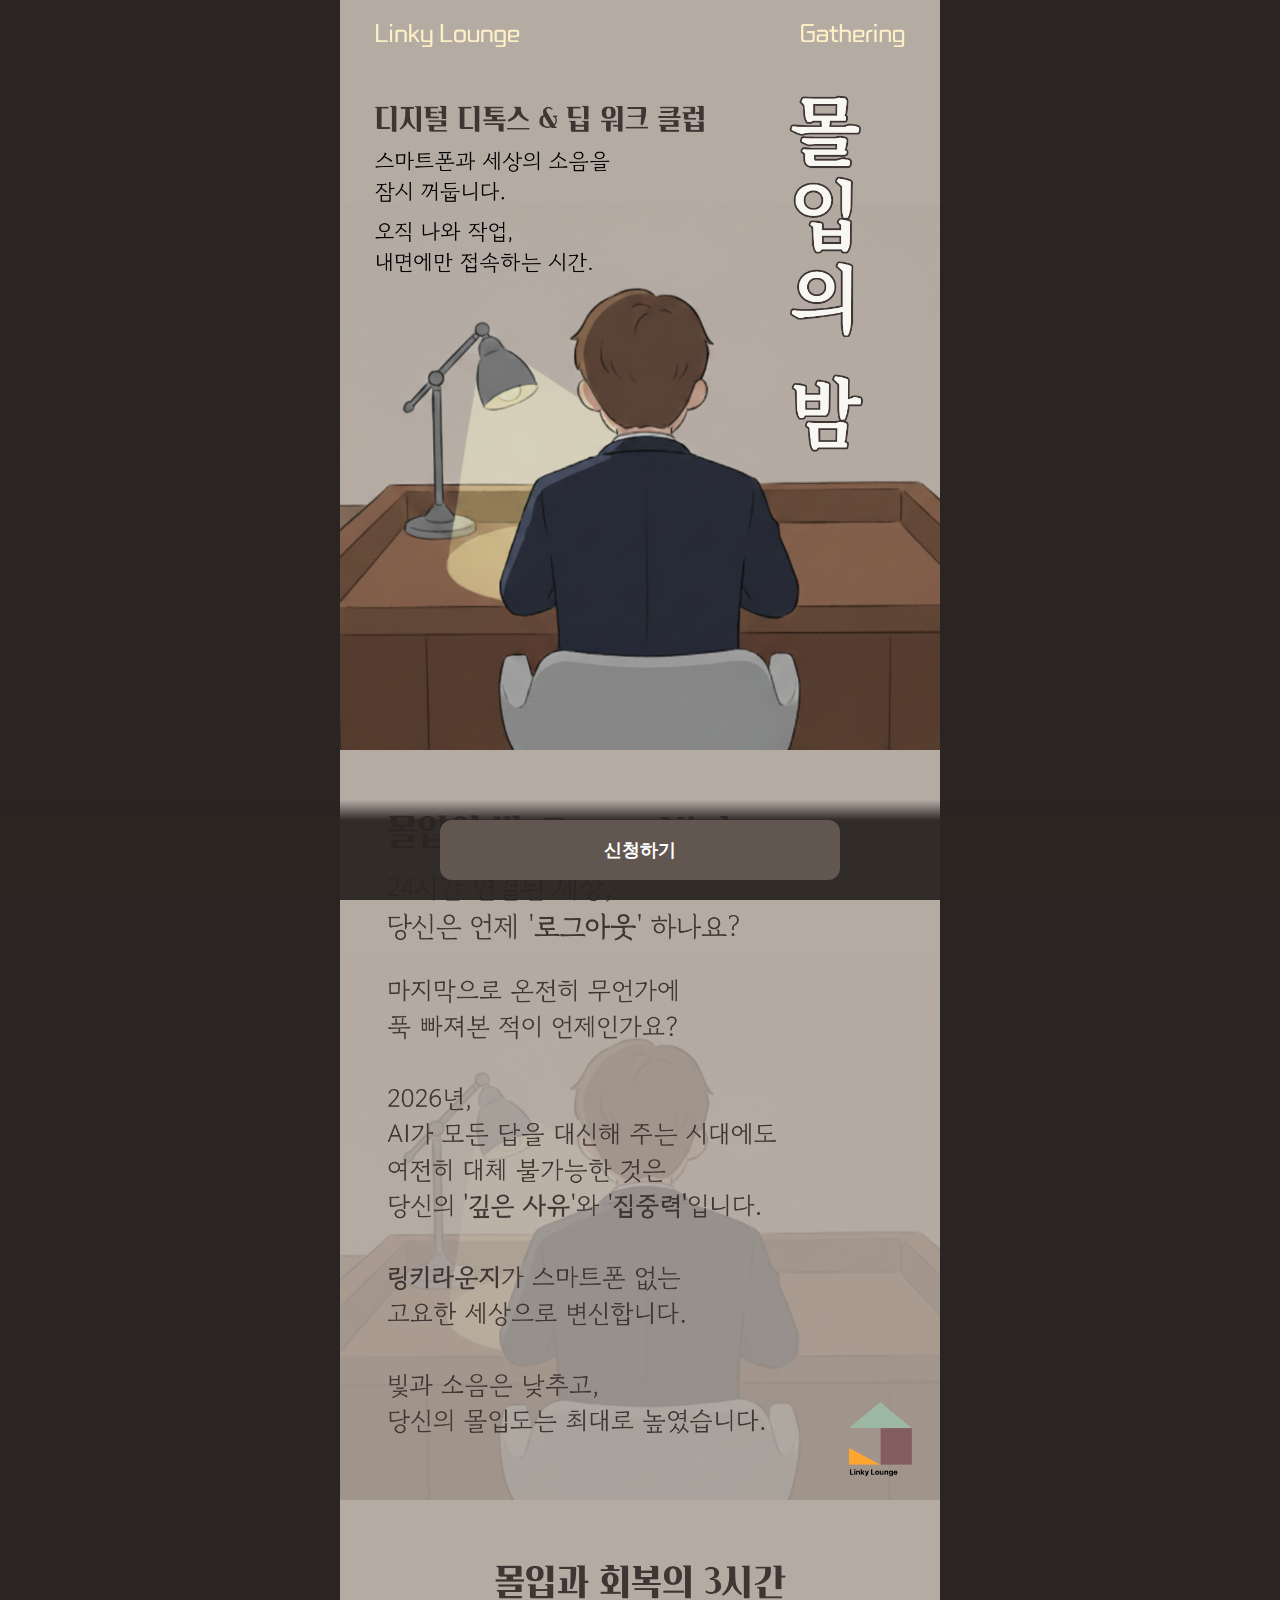
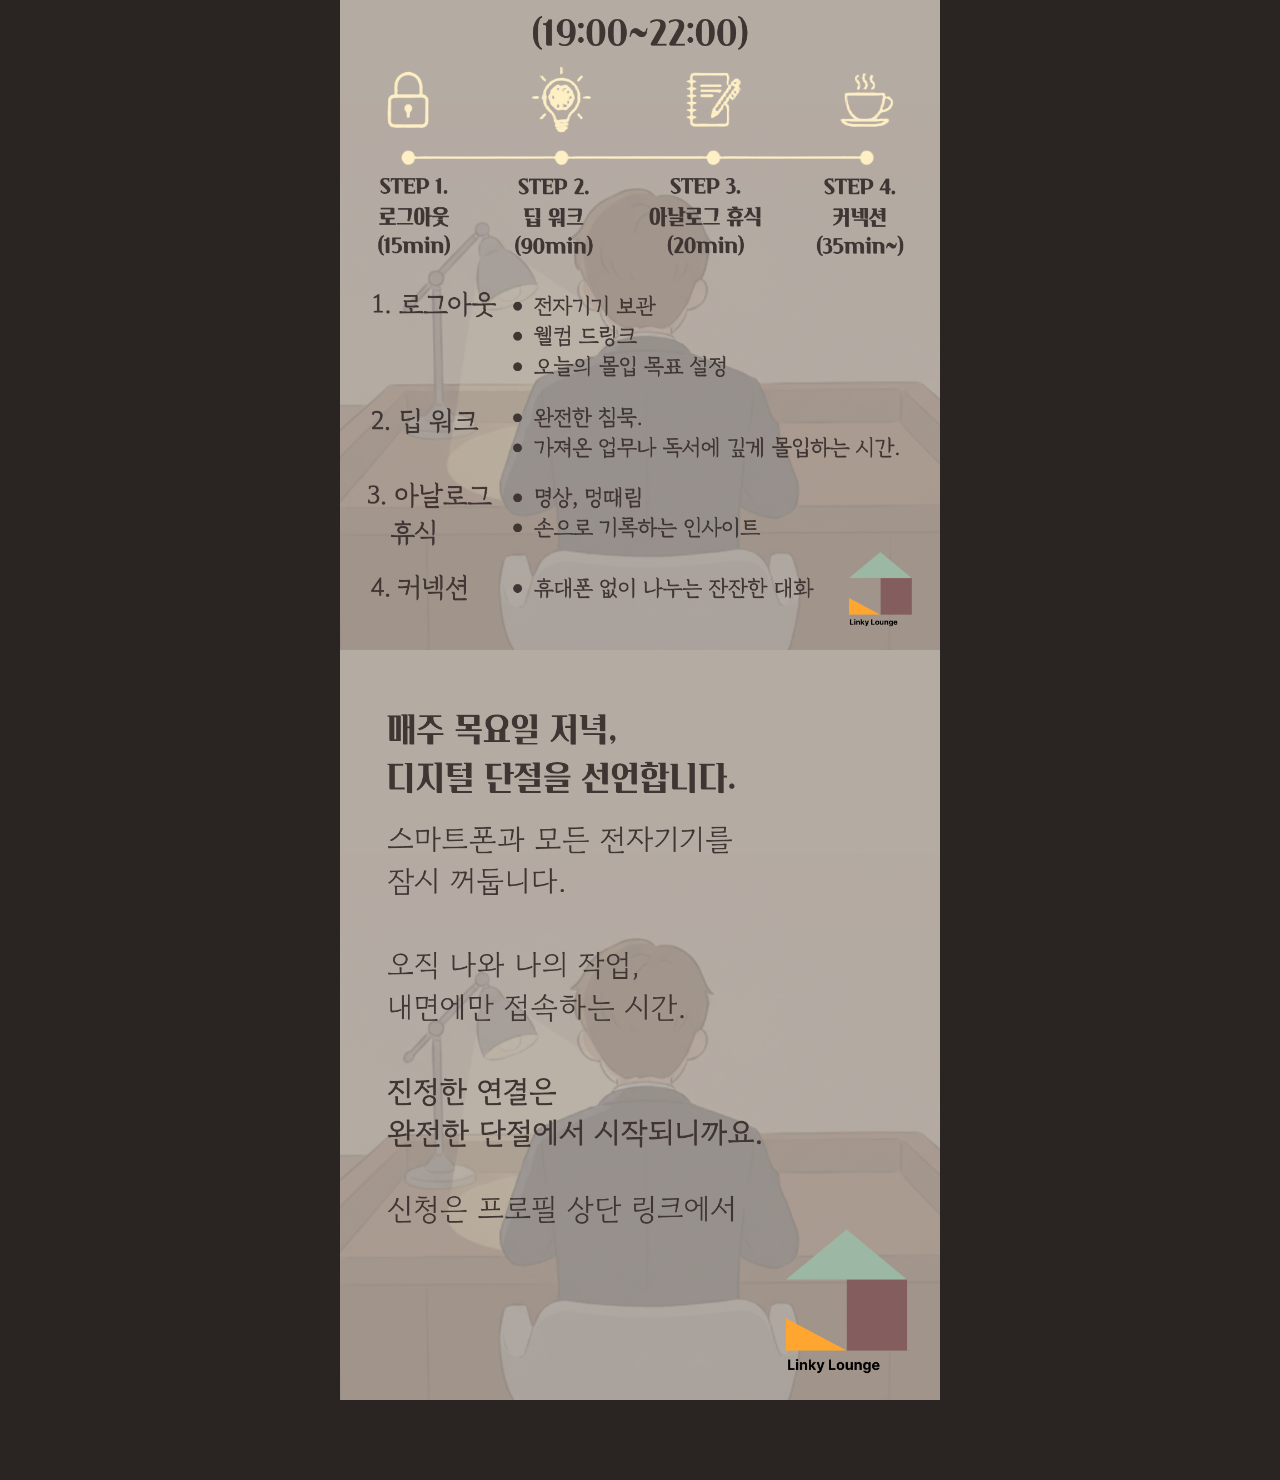
<file: index.html>
<!DOCTYPE html>
<html lang="ko">
<head>
    <meta charset="UTF-8">
    <meta name="viewport" content="width=device-width, initial-scale=1.0">
    <title>Linky Focus</title>
    <link rel="stylesheet" href="./index.css">
</head>
<body>
    <main class="container">
        <img src="./image/linky-focus.png" alt="Linky Study" class="main-image">
    </main>

    <div class="fixed-button-container">
        <button class="apply-button">신청하기</button>
    </div>

    <script src="./index.js"></script>
</body>
</html>
</file>
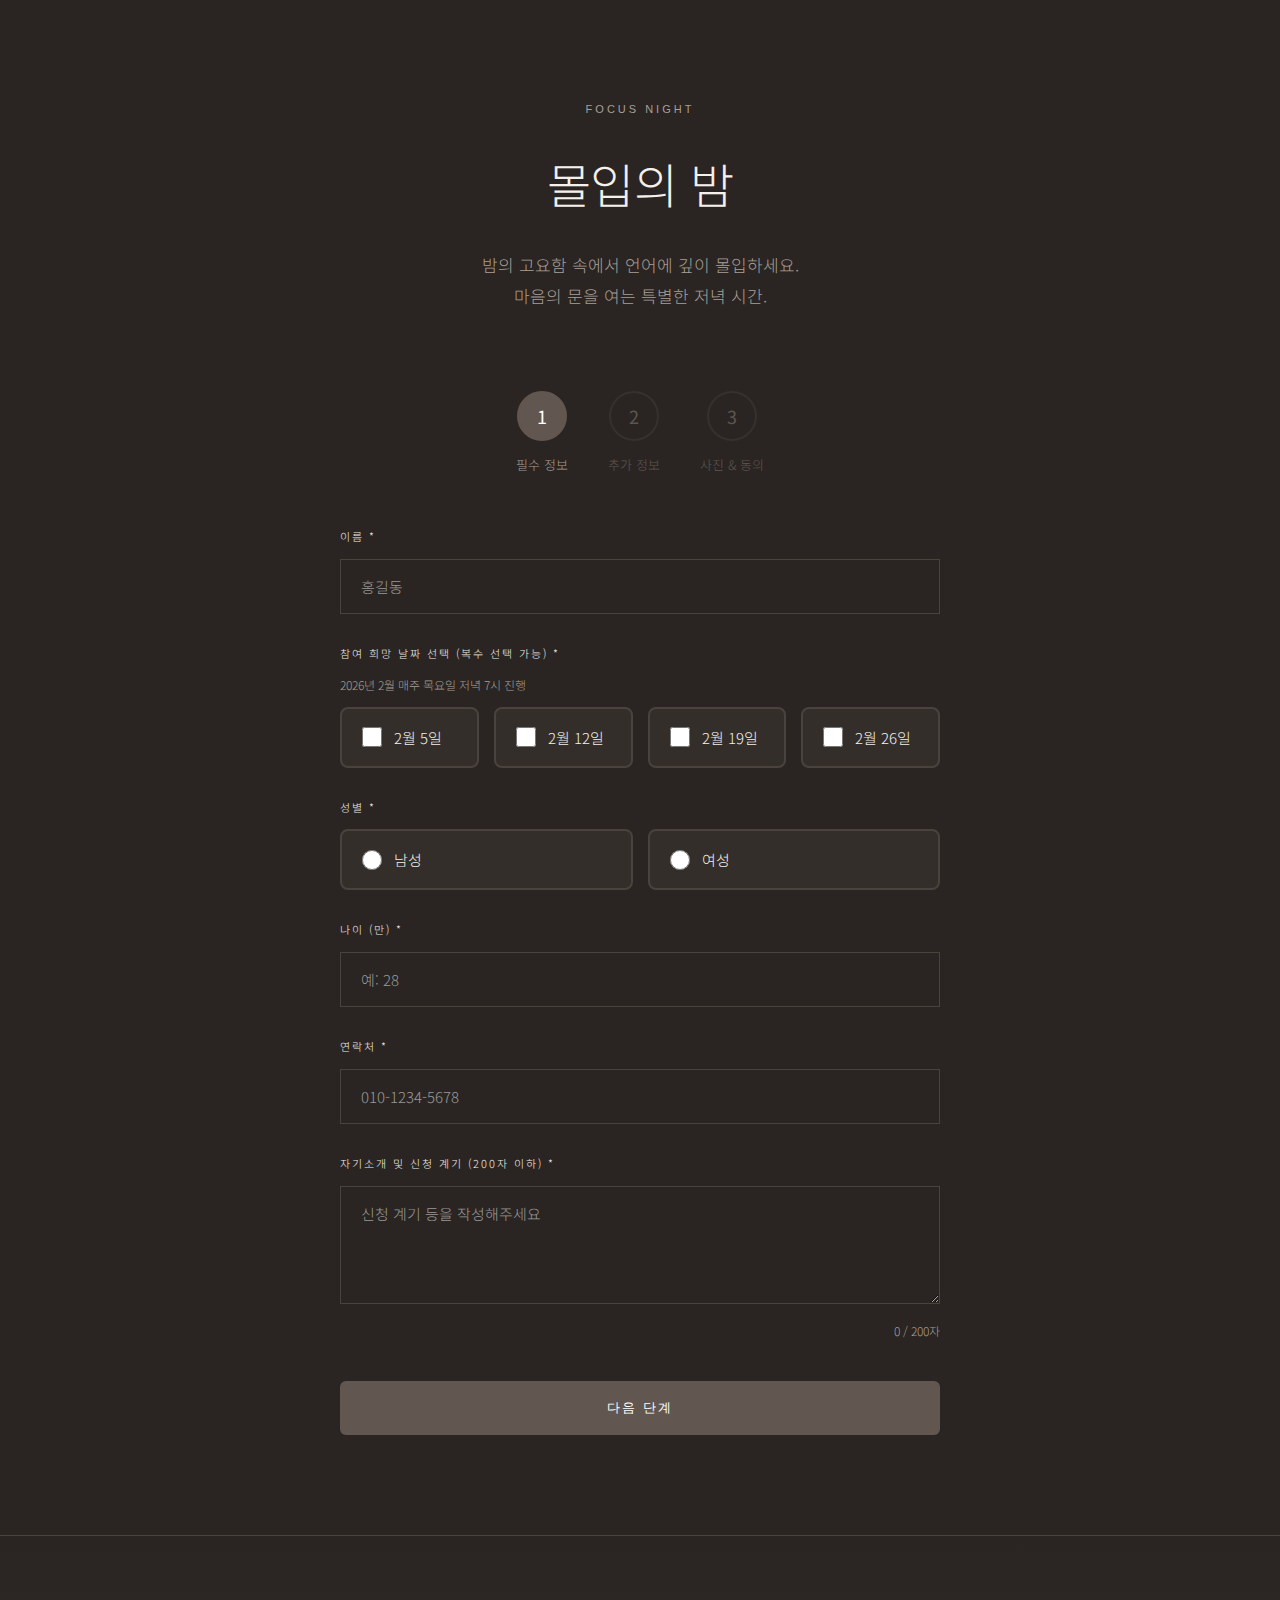
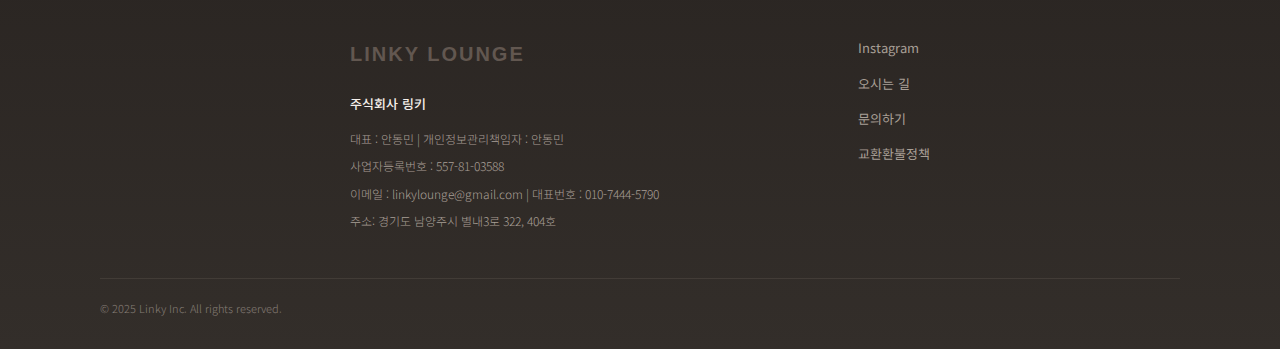
<file: apply.html>
<!DOCTYPE html>
<html lang="ko">
<head>
    <meta charset="UTF-8">
    <meta name="viewport" content="width=device-width, initial-scale=1.0">
    <title>신청하기 - 몰입의 밤 | Linky Lounge</title>

    <!-- Open Graph Meta Tags -->
    <meta property="og:title" content="신청하기 - 몰입의 밤 | Linky Lounge">
    <meta property="og:description" content="밤의 고요함 속에서 언어에 몰입하세요. 4주 과정 회화 스터디 모집">
    <meta property="og:image" content="./link-ylounge-image/main.jpg">
    <meta property="og:site_name" content="Linky Lounge Study">

    <link rel="preconnect" href="https://fonts.googleapis.com">
    <link rel="preconnect" href="https://fonts.gstatic.com" crossorigin>
    <link href="https://fonts.googleapis.com/css2?family=Noto+Sans+KR:wght@300;400&display=swap" rel="stylesheet">
    <link href="https://fonts.cdnfonts.com/css/futura-pt" rel="stylesheet">
    <link rel="stylesheet" href="./apply.css" />
    <script src="./apply.js" defer></script>
</head>
<body>
    <!-- Application Form -->
    <section class="application" id="apply">
        <div class="container">
            <div class="section-header">
                <div class="section-label">FOCUS NIGHT</div>
                <h2 class="section-title georgia">몰입의 밤</h2>
                <p class="section-description">
                    밤의 고요함 속에서 언어에 깊이 몰입하세요.<br>
                    마음의 문을 여는 특별한 저녁 시간.
                </p>
            </div>

            <!-- Progress Steps -->
            <div class="form-progress">
                <div class="progress-step active" data-step="1">
                    <div class="progress-number">1</div>
                    <div class="progress-label">필수 정보</div>
                </div>
                <div class="progress-step" data-step="2">
                    <div class="progress-number">2</div>
                    <div class="progress-label">추가 정보</div>
                </div>
                <div class="progress-step" data-step="3">
                    <div class="progress-number">3</div>
                    <div class="progress-label">사진 & 동의</div>
                </div>
            </div>

            <form class="application-form" id="applicationForm">
                <!-- Step 1: 필수 정보 -->
                <div class="form-step active" id="step1">
                    <div class="form-group">
                        <label class="form-label">이름 *</label>
                        <input type="text" name="name" class="form-input" required placeholder="홍길동">
                    </div>
                    <div class="form-group">
                        <label class="form-label">참여 희망 날짜 선택 (복수 선택 가능) *</label>
                        <div class="form-note" style="margin-bottom: 12px;">
                            2026년 2월 매주 목요일 저녁 7시 진행
                        </div>
                        <div class="radio-group">
                            <label class="radio-label">
                                <input type="checkbox" name="dates" value="2월 5일" required>
                                <span class="radio-text">2월 5일</span>
                            </label>
                            <label class="radio-label">
                                <input type="checkbox" name="dates" value="2월 12일">
                                <span class="radio-text">2월 12일</span>
                            </label>
                            <label class="radio-label">
                                <input type="checkbox" name="dates" value="2월 19일">
                                <span class="radio-text">2월 19일</span>
                            </label>
                            <label class="radio-label">
                                <input type="checkbox" name="dates" value="2월 26일">
                                <span class="radio-text">2월 26일</span>
                            </label>
                        </div>
                    </div>
                    <div class="form-group">
                        <label class="form-label">성별 *</label>
                        <div class="radio-group">
                            <label class="radio-label">
                                <input type="radio" name="gender" value="남성" required>
                                <span class="radio-text">남성</span>
                            </label>
                            <label class="radio-label">
                                <input type="radio" name="gender" value="여성" required>
                                <span class="radio-text">여성</span>
                            </label>
                        </div>
                    </div>
                    <div class="form-group">
                        <label class="form-label">나이 (만) *</label>
                        <input type="number" name="age" class="form-input" required placeholder="예: 28" min="19" max="35">
                    </div>
                    <div class="form-group">
                        <label class="form-label">연락처 *</label>
                        <input type="tel" name="phone" class="form-input" required placeholder="010-1234-5678">
                    </div>
                    <div class="form-group">
                        <label class="form-label">자기소개 및 신청 계기 (200자 이하) *</label>
                        <textarea name="introduction" class="form-input textarea-resize" required placeholder="신청 계기 등을 작성해주세요" maxlength="200" rows="4"></textarea>
                        <div class="char-counter">
                            <span id="charCount">0</span> / 200자
                        </div>
                    </div>
                    <button type="button" class="submit-button" id="nextStep1">다음 단계</button>
                </div>

                <!-- Step 2: 추가 정보 -->
                <div class="form-step" id="step2">
                    <div class="form-group">
                        <label class="form-label">직업 (선택)</label>
                        <input type="text" name="job" class="form-input" placeholder="예: 마케터, 개발자 등">
                    </div>
                    <div class="form-group">
                        <label class="form-label">Instagram ID (선택)</label>
                        <input type="text" name="instagram" class="form-input" placeholder="@your_instagram_id">
                    </div>
                    <div class="form-group">
                        <label class="form-label">알게 된 경로 (선택)</label>
                        <select name="source" class="form-input">
                            <option value="">선택해주세요</option>
                            <option value="Instagram">Instagram</option>
                            <option value="지인 추천">지인 추천</option>
                            <option value="검색">검색</option>
                            <option value="기타">기타</option>
                        </select>
                    </div>
                    <div class="form-group">
                        <label class="form-label">추천인 (선택)</label>
                        <input type="text" name="referrer" class="form-input" placeholder="추천해주신 분의 성함">
                    </div>
                    <div class="form-buttons">
                        <button type="button" class="btn-previous" id="prevStep2">이전</button>
                        <button type="button" class="btn-next" id="nextStep2">다음 단계</button>
                    </div>
                </div>

                <!-- Step 3: 사진 & 동의 -->
                <div class="form-step" id="step3">
                    <div class="form-group form-privacy-section">
                        <label class="form-checkbox-label">
                            <input type="checkbox" name="privacy_agree" required>
                            <span>개인정보 수집 및 이용에 동의합니다 *</span>
                        </label>
                        <div class="form-privacy-notice">
                            <strong>📋 신청 접수</strong><br>
                            • 신청 마감: 모임일로부터 2일 전까지<br>
                            • 참가 확정: 신청 순이 아닌, 입금 완료 순으로 참가가 확정됩니다<br>
                            • 조기 마감: 정원 충족 시 마감일 이전에도 조기 마감될 수 있습니다<br>
                            • 최소 인원: 모임 구성 최소 인원은 3명이며, 미달 시 모임이 취소되고 전액 환불됩니다<br><br>

                            <strong>✉️ 참가 확정 및 안내</strong><br>
                            • 입금 확인 후 문자메시지로 참가 확정을 개별 안내해드립니다<br>
                            • 참가 확정 시 카카오톡 단체방을 개설하여 상세 일정과 공지사항을 안내합니다<br>
                            • 모임 일정 변경 시 문자메시지로 사전 안내드립니다<br><br>

                            <strong>🌙 사전 안내</strong><br>
                            • 몰입의 밤은 조용하고 집중된 분위기에서 각자의 활동에 몰입하는 시간입니다<br>
                            • 소규모 정원으로 운영되어 친밀하고 편안한 환경을 제공합니다<br>
                            • 개인 작업물(모든 전자기기 X) 지참을 권장합니다<br><br>

                            <strong>💰 비용: 1회당 20,000원</strong>
                            <strong>💰 비용: 4회 60,000원</strong>
                        </div>
                    </div>
                    <div class="form-buttons">
                        <button type="button" class="btn-previous" id="prevStep3">이전</button>
                        <button type="submit" class="btn-next">신청 완료하기</button>
                    </div>
                </div>
            </form>
        </div>
    </section>

    <!-- Loading Overlay -->
    <div id="loadingOverlay" class="loading-overlay">
        <div class="loading-content">
            <div class="loading-spinner"></div>
            <p class="loading-text">신청 중입니다...</p>
        </div>
    </div>

    <!-- Footer -->
    <footer class="footer">
        <div class="container">
            <div class="footer-content">
                <div>
                    <div class="footer-logo georgia">LINKY LOUNGE</div>
                    <div class="footer-info">
                        <p>주식회사 링키</p>
                        <p>대표 : 안동민 | 개인정보관리책임자 : 안동민</p>
                        <p>사업자등록번호 : 557-81-03588</p>
                        <p>이메일 : linkylounge@gmail.com | 대표번호 : 010-7444-5790</p>
                        <p>주소: 경기도 남양주시 별내3로 322, 404호</p>
                    </div>
                </div>
                <div class="footer-links">
                    <a href="https://www.instagram.com/linky_lounge/" target="_blank" class="footer-link">Instagram</a>
                    <a href="https://naver.me/F4LgLoQx" target="_blank" class="footer-link">오시는 길</a>
                    <a href="https://www.instagram.com/linky_lounge/" target="_blank" class="footer-link">문의하기</a>
                    <a href="https://linky-korea.vercel.app/lounge/policy?type=night"class="footer-link">교환환불정책</a>
                </div>
            </div>
            <p class="footer-copyright">
                © 2025 Linky Inc. All rights reserved.
            </p>
        </div>
    </footer>
</body>
</html>
</file>
<file: index.css>
* {
    margin: 0;
    padding: 0;
    box-sizing: border-box;
}

body {
    font-family: -apple-system, BlinkMacSystemFont, 'Segoe UI', Roboto, sans-serif;
    background-color: #2a2522;
    padding-bottom: 80px;
}

.container {
    max-width: 600px;
    margin: 0 auto;
}

.main-image {
    width: 100%;
    display: block;
}

.fixed-button-container {
    position: fixed;
    bottom: 0;
    left: 0;
    right: 0;
    padding: 16px 20px;
    background: linear-gradient(to top, rgba(42, 37, 34, 0.95) 80%, rgba(42, 37, 34, 0));
    padding-top: 32px;
}

.apply-button {
    display: block;
    width: 100%;
    max-width: 400px;
    margin: 0 auto;
    padding: 18px 32px;
    background-color: #625750;
    color: white;
    font-size: 18px;
    font-weight: 600;
    border: none;
    border-radius: 12px;
    cursor: pointer;
    transition: background-color 0.2s ease;
}

.apply-button:hover {
    background-color: #7a6d64;
}


/* 웹 (768px 이상): 가로 여백 크게 */
@media (min-width: 768px) {
    .fixed-button-container {
        padding: 20px 80px;
    }
}

/* 모바일 (767px 이하): 풀 너비 */
@media (max-width: 767px) {
    .container {
        padding: 0;
    }

    .main-image {
        border-radius: 0;
        box-shadow: none;
    }

    .fixed-button-container {
        padding: 12px 16px;
        padding-top: 24px;
    }

    .apply-button {
        border-radius: 8px;
        padding: 16px 24px;
    }
}
</file>
<file: apply.css>
* {
    margin: 0;
    padding: 0;
    box-sizing: border-box;
}

:root {
    --bg-color: #2a2522;
    --bg-secondary: #332e2a;
    --text-primary: #f5f0eb;
    --text-secondary: #a89f96;
    --border-color: #4a433d;
    --accent-color: #625750;
    --light-accent: #3d3632;
    --medium-accent: #7a6d64;
}

html {
    scroll-behavior: smooth;
}

body {
    font-family: 'Noto Sans KR', -apple-system, BlinkMacSystemFont, sans-serif;
    color: var(--text-primary);
    line-height: 1.8;
    background: var(--bg-color);
    font-weight: 300;
    -webkit-font-smoothing: antialiased;
    overflow-x: hidden;
}

/* 영어 전용 요소 */
.english-only {
    font-family: 'Futura PT', 'Futura', sans-serif;
}

/* 영어 제목 */
.english-title {
    font-family: 'Futura PT', 'Futura', sans-serif;
    font-weight: 600;
}

/* 영어 본문 */
.english-body {
    font-family: 'Futura PT', 'Futura', sans-serif;
    font-weight: 400;
}

.container {
    max-width: 1140px;
    margin: 0 auto;
    padding: 0 30px;
}

.georgia {
    font-family: 'Noto Sans KR', sans-serif;
    font-weight: 300;
}

/* ========================================
   최상단 히어로 섹션
   ======================================== */
.top-hero-section {
    width: 100%;
    min-height: 100vh;
    position: relative;
    overflow: hidden;
    display: flex;
    align-items: center;
    justify-content: center;
    background: linear-gradient(135deg, #2a2522 0%, #332e2a 100%);
}

.hero-background {
    position: absolute;
    top: 0;
    left: 0;
    width: 100%;
    height: 100%;
    z-index: 1;
}

.floating-circle {
    position: absolute;
    border-radius: 50%;
    background: rgba(98, 87, 80, 0.15);
    animation: float 20s ease-in-out infinite;
}

.circle-1 {
    width: 300px;
    height: 300px;
    top: 10%;
    left: 10%;
    animation-delay: 0s;
}

.circle-2 {
    width: 200px;
    height: 200px;
    top: 60%;
    right: 15%;
    animation-delay: 5s;
}

.circle-3 {
    width: 150px;
    height: 150px;
    bottom: 20%;
    left: 50%;
    animation-delay: 10s;
}

@keyframes float {
    0%, 100% {
        transform: translate(0, 0) scale(1);
    }
    33% {
        transform: translate(30px, -30px) scale(1.1);
    }
    66% {
        transform: translate(-20px, 20px) scale(0.9);
    }
}

.hero-content {
    position: relative;
    z-index: 2;
    text-align: center;
    max-width: 820px;
    padding: 0 30px;
    animation: fadeInUp 1s ease-out;
}

@keyframes fadeInUp {
    from {
        opacity: 0;
        transform: translateY(30px);
    }
    to {
        opacity: 1;
        transform: translateY(0);
    }
}

/* Image Placeholder */
.image-placeholder {
    width: 100%;
    height: 100%;
    background:
        repeating-linear-gradient(
            45deg,
            #332e2a,
            #332e2a 10px,
            #3d3632 10px,
            #3d3632 20px
        );
    display: flex;
    align-items: center;
    justify-content: center;
    color: var(--text-primary);
    font-size: 14px;
    font-weight: 300;
    letter-spacing: 1px;
    position: relative;
}

.image-placeholder::after {
    content: 'IMAGE AREA';
    background: var(--bg-color);
    padding: 12px 24px;
    border: 2px solid var(--accent-color);
}

/* Hero Section */
.hero {
    display: none;
}

.hero-label {
    font-size: 13px;
    letter-spacing: 4px;
    text-transform: uppercase;
    color: var(--accent-color);
    margin-bottom: 20px;
    font-weight: 500;
    font-family: 'Futura PT', 'Futura', sans-serif;
}

.hero-title {
    font-size: 64px;
    font-weight: 300;
    margin-bottom: 30px;
    letter-spacing: -1px;
    line-height: 1.2;
    font-family: 'Noto Sans KR', sans-serif;
    color: var(--text-primary);
}

.hero-subtitle {
    font-size: 18px;
    color: var(--text-secondary);
    margin-bottom: 50px;
    font-weight: 300;
    line-height: 1.8;
}

.btn-primary {
    display: inline-block;
    padding: 18px 48px;
    font-size: 13px;
    letter-spacing: 2px;
    text-transform: uppercase;
    background: var(--accent-color);
    color: white;
    text-decoration: none;
    border: none;
    cursor: pointer;
    transition: all 0.3s ease;
    font-weight: 400;
    font-family: 'Futura PT', 'Futura', sans-serif;
    border-radius: 6px;
}

.btn-primary:hover {
    background: var(--medium-accent);
    transform: translateY(-2px);
    box-shadow: 0 4px 12px rgba(98, 87, 80, 0.3);
}

/* Image Slider Section */
.image-slider-section {
    padding: 80px 50px;
    border-bottom: 1px solid var(--border-color);
    overflow: hidden;
}

.slider-container {
    position: relative;
    max-width: 100%;
    margin: 0 auto;
    padding: 0;
}

.slider-wrapper {
    position: relative;
    overflow: hidden;
}

.slider-track {
    display: flex;
    gap: 10px;
    animation: infiniteScroll 60s linear infinite;
    width: max-content;
    transition: transform 0.5s ease;
}

.slider-wrapper:hover .slider-track {
    animation-play-state: paused;
}

@keyframes infiniteScroll {
    0% {
        transform: translateX(0);
    }
    100% {
        transform: translateX(-50%);
    }
}

.slider-item {
    flex: 0 0 auto;
    height: 400px;
}

.slider-item img {
    height: 100%;
    width: auto;
    display: block;
	border: solid 1px var(--border-color);
}

.slider-item.square {
    width: 400px;
}

.slider-item.square img {
    width: 100%;
    height: 100%;
    object-fit: cover;
}

.slider-arrow {
    position: absolute;
    top: 50%;
    transform: translateY(-50%);
    background: rgba(98, 87, 80, 0.8);
    color: white;
    width: 50px;
    height: 50px;
    border: none;
    cursor: pointer;
    z-index: 10;
    display: flex;
    align-items: center;
    justify-content: center;
    font-size: 20px;
    transition: all 0.3s ease;
    opacity: 0;
    pointer-events: none;
    border-radius: 50%;
}

.slider-wrapper:hover .slider-arrow {
    opacity: 1;
    pointer-events: all;
}

.slider-arrow:hover {
    background: var(--accent-color);
}

.slider-arrow.prev {
    left: 10px;
}

.slider-arrow.next {
    right: 10px;
}

/* Section */
section {
    padding: 100px 0;
    border-bottom: 1px solid var(--border-color);
}

section:last-of-type {
    border-bottom: none;
}

.section-header {
    text-align: center;
    max-width: 720px;
    margin: 0 auto 80px;
}

.section-label {
    font-size: 11px;
    letter-spacing: 3px;
    text-transform: uppercase;
    color: var(--text-secondary);
    margin-bottom: 20px;
    font-weight: 400;
    font-family: 'Futura PT', 'Futura', sans-serif;
}

.section-title {
    font-size: 48px;
    font-weight: 300;
    margin-bottom: 24px;
    letter-spacing: -0.5px;
    font-family: 'Noto Sans KR', sans-serif;
    color: var(--text-primary);
}

.section-description {
    font-size: 17px;
    color: var(--text-secondary);
    line-height: 1.8;
    font-weight: 300;
}

/* Philosophy Section */
.philosophy {
    background: var(--bg-color);
    padding: 120px 0;
}

.philosophy-content {
    max-width: 800px;
    margin: 0 auto;
    text-align: center;
}

.philosophy-text {
    font-size: 20px;
    line-height: 2;
    color: var(--text-primary);
    margin-bottom: 40px;
    font-weight: 300;
}

.philosophy-subtext {
    font-size: 16px;
    color: var(--text-secondary);
    line-height: 1.9;
    font-weight: 300;
}

/* Program Timeline */
.timeline {
    max-width: 800px;
    margin: 0 auto;
}


.timeline-item {
    display: grid;
    grid-template-columns: 140px 1fr;
    gap: 60px;
    padding: 40px 0;
    border-bottom: 1px solid var(--border-color);
}

.timeline-item:first-child {
    padding-top: 0px;
}

.timeline-item:last-child {
    border-bottom: none;
}

.timeline-time {
    font-size: 30px;
    font-weight: 300;
    color: var(--text-primary);
    letter-spacing: 0.5px;
}

.timeline-content h3 {
    font-size: 20px;
    margin-bottom: 12px;
    font-weight: 300;
    color: var(--text-primary);
}

.timeline-content p {
    font-size: 15px;
    color: var(--text-secondary);
    line-height: 1.7;
    font-weight: 300;
}

/* Details */
.details-grid {
    display: grid;
    grid-template-columns: repeat(2, 1fr);
    gap: 40px;
    max-width: 900px;
    margin: 0 auto;
}

.detail-item {
    border: 1px solid var(--border-color);
    padding: 50px 40px;
    text-align: center;
    transition: all 0.3s ease;
    background: var(--bg-secondary);
}

.detail-item:hover {
    border-color: var(--accent-color);
    box-shadow: 0 4px 12px rgba(98, 87, 80, 0.15);
    transform: translateY(-4px);
}

.detail-label {
    font-size: 11px;
    letter-spacing: 2px;
    text-transform: uppercase;
    color: var(--text-secondary);
    margin-bottom: 20px;
    font-weight: 400;
    font-family: 'Futura PT', 'Futura', sans-serif;
}

.detail-value {
    font-size: 22px;
    margin-bottom: 8px;
    font-weight: 300;
    line-height: 1.5;
    color: var(--text-primary);
}

.detail-note {
    font-size: 14px;
    color: var(--text-secondary);
    font-weight: 300;
}

.detail-highlight {
    font-size: 32px;
    font-weight: 300;
    color: var(--text-primary);
    margin-bottom: 12px;
}

/* Dates Section */
.dates-grid {
    display: grid;
    grid-template-columns: repeat(3, 1fr);
    gap: 30px;
    max-width: 1000px;
    margin: 0 auto;
}

.date-card {
    border: 1px solid var(--border-color);
    padding: 40px 30px;
    text-align: center;
    transition: all 0.3s ease;
    background: var(--light-accent);
}

.date-card:hover {
    border-color: var(--accent-color);
    box-shadow: 0 4px 12px rgba(98, 87, 80, 0.15);
    transform: translateY(-4px);
}

.date {
    font-size: 24px;
    font-weight: 300;
    margin-bottom: 15px;
    color: var(--text-primary);
}

.time {
    font-size: 16px;
    color: var(--text-secondary);
    margin-bottom: 20px;
    font-weight: 300;
}

.seats {
    font-size: 14px;
    font-weight: 400;
}

    .full {
        color: #a03131;
    }


/* Gallery Section */
.gallery-grid {
    display: grid;
    grid-template-columns: repeat(3, 1fr);
    gap: 30px;
}

.gallery-item {
    height: 320px;
    border: 1px solid var(--border-color);
    transition: transform 0.3s ease, box-shadow 0.3s ease;
}

.gallery-item:hover {
    transform: translateY(-4px);
    box-shadow: 0 8px 18px rgba(44, 36, 22, 0.08);
}

/* Location Section */
.location-map-container {
    max-width: 600px;
    margin: 0 auto;
}

.location-map-wrapper {
    width: 100%;
    aspect-ratio: 1;
    border: 1px solid var(--border-color);
    overflow: hidden;
}

.location-map-wrapper img {
    width: 100%;
    height: 100%;
    object-fit: cover;
}

.location-map-buttons {
    display: grid;
    gap: 20px;
    margin-top: 30px;
}

.location-map-buttons .btn-primary {
    text-align: center;
    padding: 18px 24px;
}

/* Form */
.application,
.application-cta {
    background: var(--bg-color);
}

.application-form {
    max-width: 600px;
    margin: 0 auto;
}

/* Form Progress */
.form-progress {
    display: flex;
    justify-content: center;
    align-items: center;
    gap: 40px;
    margin: 60px 0 50px;
    max-width: 600px;
    margin-left: auto;
    margin-right: auto;
}

.progress-step {
    display: flex;
    flex-direction: column;
    align-items: center;
    gap: 12px;
    position: relative;
    opacity: 0.4;
    transition: all 0.3s ease;
}

.progress-step.active {
    opacity: 1;
}

.progress-step.completed {
    opacity: 0.7;
}

.progress-number {
    width: 50px;
    height: 50px;
    border-radius: 50%;
    border: 2px solid var(--border-color);
    display: flex;
    align-items: center;
    justify-content: center;
    font-size: 18px;
    font-weight: 400;
    color: var(--text-secondary);
    transition: all 0.3s ease;
}

.progress-step.active .progress-number {
    background: var(--accent-color);
    color: white;
    border-color: var(--accent-color);
}

.progress-step.completed .progress-number {
    background: var(--medium-accent);
    color: white;
    border-color: var(--medium-accent);
}

.progress-label {
    font-size: 13px;
    color: var(--text-secondary);
    text-align: center;
    white-space: nowrap;
}

/* Form Steps */
.form-step {
    display: none;
    animation: fadeIn 0.5s ease;
}

.form-step.active {
    display: block;
}

@keyframes fadeIn {
    from {
        opacity: 0;
        transform: translateY(10px);
    }
    to {
        opacity: 1;
        transform: translateY(0);
    }
}

/* Form Buttons */
.form-buttons {
    display: grid;
    grid-template-columns: 1fr 1fr;
    gap: 15px;
    margin-top: 30px;
}

.btn-previous {
    width: 100%;
    padding: 18px 30px;
    font-size: 13px;
    letter-spacing: 2px;
    text-transform: uppercase;
    background: transparent;
    color: var(--text-primary);
    border: 1px solid var(--border-color);
    cursor: pointer;
    transition: all 0.3s ease;
    font-weight: 400;
    font-family: 'Futura PT', 'Futura', sans-serif;
    border-radius: 6px;
}

.btn-previous:hover {
    background: var(--light-accent);
    border-color: var(--accent-color);
}

.btn-next {
    width: 100%;
    padding: 18px 30px;
    font-size: 13px;
    letter-spacing: 2px;
    text-transform: uppercase;
    background: var(--accent-color);
    color: white;
    border: 1px solid var(--accent-color);
    cursor: pointer;
    transition: all 0.3s ease;
    font-weight: 400;
    font-family: 'Futura PT', 'Futura', sans-serif;
    border-radius: 6px;
}

.btn-next:hover {
    background: var(--medium-accent);
    border-color: var(--medium-accent);
}

.form-group {
    margin-bottom: 30px;
}

.form-label {
    display: block;
    font-size: 11px;
    letter-spacing: 2px;
    text-transform: uppercase;
    margin-bottom: 12px;
    color: var(--text-primary);
    font-weight: 300;
    font-family: 'Noto Sans KR', sans-serif;
}

.form-input {
    width: 100%;
    padding: 16px 20px;
    font-size: 15px;
    font-family: 'Noto Sans KR', sans-serif;
    font-weight: 400;
    border: 1px solid var(--border-color);
    background: var(--bg-color);
    color: var(--text-primary);
    transition: all 0.3s ease;
}

.form-input:focus {
    outline: none;
    border-color: var(--accent-color);
    background: var(--light-accent);
}

.form-input::placeholder {
    color: #999;
    font-weight: 300;
    opacity: 1;
}

.form-input::-webkit-input-placeholder {
    color: #999;
    font-weight: 300;
    opacity: 1;
}

.form-input::-moz-placeholder {
    color: #999;
    font-weight: 300;
    opacity: 1;
}

.form-input:-ms-input-placeholder {
    color: #999;
    font-weight: 300;
    opacity: 1;
}

.form-input.textarea-resize {
    resize: vertical;
}

/* 숫자 입력 필드의 up/down 버튼 제거 */
.form-input[type="number"]::-webkit-inner-spin-button,
.form-input[type="number"]::-webkit-outer-spin-button {
    -webkit-appearance: none;
    margin: 0;
}

.form-input[type="number"] {
    -moz-appearance: textfield;
    appearance: textfield;
}

/* Select 드롭다운 스타일 */
.form-input select,
select.form-input {
    cursor: pointer;
}

.form-input option {
    background: var(--bg-color);
    color: var(--text-primary);
    padding: 12px;
}

/* 선택되지 않은 placeholder option */
.form-input option[value=""] {
    color: rgba(229, 220, 200, 0.4);
}

.char-counter {
    font-size: 12px;
    color: var(--text-secondary);
    margin-top: 8px;
    text-align: right;
}

.form-input.file-input {
    padding: 12px;
}

.form-note {
    font-size: 12px;
    color: var(--text-secondary);
    margin-top: 8px;
    line-height: 1.6;
}

/* Radio Button Styles */
.radio-group {
    display: flex;
    gap: 15px;
    flex-wrap: wrap;
    margin-top: 10px;
}

.radio-label {
    flex: 1;
    display: flex;
    align-items: center;
    padding: 15px 20px;
    border: 2px solid var(--border-color);
    border-radius: 8px;
    cursor: pointer;
    transition: all 0.3s ease;
    background: var(--bg-secondary);
}

.radio-label:hover {
    border-color: var(--accent-color);
    background: var(--light-accent);
}

.radio-label input[type="radio"] {
    width: 20px;
    height: 20px;
    margin-right: 12px;
    cursor: pointer;
    accent-color: var(--accent-color);
    flex-shrink: 0;
}

.radio-label input[type="radio"]:checked + .radio-text {
    font-weight: 500;
    color: var(--text-primary);
}

.radio-label:has(input[type="radio"]:checked) {
    border-color: var(--accent-color);
    background: var(--light-accent);
    box-shadow: 0 2px 8px rgba(98, 87, 80, 0.3);
}

/* Checkbox Styles */
.radio-label input[type="checkbox"] {
    width: 20px;
    height: 20px;
    margin-right: 12px;
    cursor: pointer;
    accent-color: var(--accent-color);
    flex-shrink: 0;
}

.radio-label input[type="checkbox"]:checked + .radio-text {
    font-weight: 500;
    color: var(--text-primary);
}

.radio-label:has(input[type="checkbox"]:checked) {
    border-color: var(--accent-color);
    background: var(--light-accent);
    box-shadow: 0 2px 8px rgba(98, 87, 80, 0.3);
}

.radio-text {
    font-size: 15px;
    color: var(--text-primary);
    transition: all 0.3s ease;
    user-select: none;
}

.form-privacy-section {
    border-top: 1px solid var(--border-color);
    padding-top: 30px;
    margin-top: 40px;
}

.form-checkbox-label {
    display: flex;
    align-items: flex-start;
    cursor: pointer;
    margin-bottom: 16px;
}

.form-checkbox-label input[type="checkbox"] {
    margin-right: 12px;
    margin-top: 4px;
    cursor: pointer;
}

.form-checkbox-label span {
    font-size: 14px;
    line-height: 1.6;
    font-weight: 300;
}

.form-privacy-notice {
    font-size: 13px;
    color: var(--text-secondary);
    margin-top: 20px;
    padding: 20px;
    background: var(--light-accent);
    line-height: 1.7;
    border-radius: 6px;
}

.submit-button {
    width: 100%;
    padding: 18px 42px;
    font-size: 13px;
    letter-spacing: 2px;
    text-transform: uppercase;
    background: var(--accent-color);
    color: white;
    border: none;
    cursor: pointer;
    transition: all 0.3s ease;
    font-weight: 400;
    font-family: 'Futura PT', 'Futura', sans-serif;
    margin-top: 10px;
    border-radius: 6px;
}

.submit-button:hover {
    background: var(--medium-accent);
    transform: translateY(-2px);
    box-shadow: 0 4px 12px rgba(98, 87, 80, 0.3);
}

/* Floating Apply Button */
.floating-apply-btn {
    position: fixed;
    bottom: 30px;
    right: 30px;
    z-index: 100;
    opacity: 0;
    visibility: hidden;
    transform: translateY(20px);
    transition: all 0.4s ease;
}

.floating-apply-btn.show {
    opacity: 1;
    visibility: visible;
    transform: translateY(0);
}

.floating-apply-btn .btn-primary {
    padding: 18px 36px;
    font-size: 13px;
    box-shadow: 0 8px 24px rgba(0, 0, 0, 0.3);
}

.floating-apply-btn .btn-primary:hover {
    transform: translateY(-2px);
    box-shadow: 0 12px 32px rgba(0, 0, 0, 0.4);
}

@media (max-width: 768px) {
    .floating-apply-btn {
        bottom: 0;
        right: 0;
        left: 0;
        width: 100%;
        padding: 0 20px 20px;
		text-align: center;
    }

    .floating-apply-btn .btn-primary {
        width: 100%;
        padding: 18px 28px;
        font-size: 13px;
        border-radius: 0;
    }
}

/* Footer */
.footer {
    background: linear-gradient(180deg, #2a2522 0%, #332e2a 100%);
    padding: 60px 0 30px;
    border-top: 1px solid var(--border-color);
}

.footer .container {
    max-width: 1140px;
    margin: 0 auto;
    padding: 0 30px;
}

.footer-content {
    display: flex;
    justify-content: space-between;
    align-items: flex-start;
    gap: 60px;
    margin: 40px 250px;
    flex-wrap: wrap;
}

.footer-logo {
    font-size: 20px;
    font-weight: 600;
    font-family: 'Futura PT', 'Futura', sans-serif;
    color: var(--accent-color);
    letter-spacing: 2px;
    margin-bottom: 20px;
}

.footer-info {
    flex: 1;
    min-width: 300px;
    font-size: 12px;
    color: var(--text-secondary);
    line-height: 1.8;
    text-align: left;
}

.footer-info p {
    margin: 6px 0;
    font-weight: 300;
}

.footer-info p:first-child {
    font-weight: 500;
    color: var(--text-primary);
    font-size: 13px;
    margin-bottom: 12px;
}

.footer-links {
    display: flex;
    flex-direction: column;
    gap: 12px;
    align-items: flex-start;
}

.footer-link {
    font-size: 13px;
    color: var(--text-secondary);
    text-decoration: none;
    transition: all 0.3s ease;
    font-weight: 400;
}

.footer-link:hover {
    color: var(--accent-color);
}

.footer-copyright {
    font-size: 11px;
    color: var(--text-secondary);
    margin-top: 40px;
    padding-top: 20px;
    border-top: 1px solid var(--border-color);
    font-weight: 300;
    opacity: 0.7;
    text-align: left;
}

/* Fade-in animation */
.fade-in-up {
    opacity: 0;
    transform: translateY(20px);
    transition: opacity 0.8s ease-out, transform 0.8s ease-out;
}

.fade-in-up.show {
    opacity: 1;
    transform: translateY(0);
}

#photoPreview {
    display:none; 
    width:100%; 
    margin-top:10px; 
    border-radius:8px;
    border: 1px solid var(--text-primary);
}

/* Responsive */
@media (max-width: 768px) {
    .hero-title {
        font-size: 42px;
    }

    .floating-circle {
        opacity: 0.5;
    }

    .circle-1 {
        width: 200px;
        height: 200px;
    }

    .circle-2 {
        width: 150px;
        height: 150px;
    }

    .circle-3 {
        width: 100px;
        height: 100px;
    }

    .section-title {
        font-size: 32px;
    }

    .details-grid {
        grid-template-columns: 1fr;
    }

    .dates-grid {
        grid-template-columns: 1fr;
    }

    .radio-group {
        flex-direction: column;
    }

    .radio-label {
        min-width: auto;
        width: 100%;
    }

    .timeline-item {
        grid-template-columns: 1fr;
        gap: 20px;
    }

    .gallery-grid {
        grid-template-columns: 1fr;
    }

    .footer-content {
        flex-direction: column;
        gap: 40px;
        margin: 40px auto;
    }

    .footer-links {
        align-items: flex-start;
    }

    .footer-copyright {
        text-align: center;
    }

    section {
        padding: 60px 0;
    }

    .mobile-break {
        display: inline;
    }

    .gallery-grid div[style*="grid-template-columns: repeat(2, 1fr)"] {
        grid-template-columns: 1fr !important;
    }

    .slider-item {
        height: 250px;
    }

    .slider-item.square {
        width: 250px;
        height: 250px;
		border: solid var(--border-color) 1px;
    }

    .slider-track {
        animation: infiniteScroll 45s linear infinite;
    }
}

@media (min-width: 769px) {
    .mobile-break {
        display: none;
    }
}

/* File Upload Styles */
.file-upload-container {
    display: flex;
    align-items: center;
    gap: 12px;
    margin-top: 8px;
}

.file-input-hidden {
    display: none;
}

.file-upload-btn {
    padding: 12px 24px;
    background: var(--accent-color);
    color: white;
    border: none;
    border-radius: 6px;
    cursor: pointer;
    font-size: 14px;
    font-weight: 400;
    font-family: 'Noto Sans KR', sans-serif;
    transition: all 0.3s ease;
}

.file-upload-btn:hover {
    background: var(--medium-accent);
}

.file-name {
    font-size: 14px;
    color: var(--text-secondary);
    font-weight: 300;
}

/* Error Styles */
.form-input.error {
    border-color: #e74c3c;
    box-shadow: 0 0 0 2px rgba(231, 76, 60, 0.2);
}

.error-message {
    color: #e74c3c;
    font-size: 12px;
    margin-top: 4px;
    display: block;
}

/* Loading Overlay */
.loading-overlay {
    position: fixed;
    top: 0;
    left: 0;
    width: 100%;
    height: 100%;
    background: rgba(42, 37, 34, 0.95);
    display: none;
    justify-content: center;
    align-items: center;
    z-index: 1000;
}

.loading-content {
    text-align: center;
    color: var(--text-primary);
}

.loading-spinner {
    width: 50px;
    height: 50px;
    border: 4px solid var(--border-color);
    border-top: 4px solid var(--accent-color);
    border-radius: 50%;
    animation: spin 1s linear infinite;
    margin: 0 auto 20px;
}

.loading-text {
    font-size: 18px;
    font-weight: 300;
    letter-spacing: 1px;
}

/* Date Selection Buttons */
.date-selection {
    display: flex;
    gap: 15px;
    flex-wrap: wrap;
    margin-top: 10px;
}

.date-button {
    flex: 1;
    min-width: 120px;
    padding: 15px 10px;
    border: 1px solid var(--border-color);
    background: var(--bg-secondary);
    color: var(--text-primary);
    text-align: center;
    cursor: pointer;
    transition: all 0.3s ease;
    font-size: 14px;
    font-weight: 300;
    border-radius: 4px;
    line-height: 1.4;
}

.date-button:hover {
    border-color: var(--accent-color);
    background: var(--light-accent);
}

.date-button.selected {
    border-color: var(--accent-color);
    background: var(--accent-color);
    color: white;
}

/* Mobile Styles */
@media (max-width: 768px) {
    .date-selection {
        flex-direction: column;
    }

    .date-button {
        min-width: auto;
    }
}

@keyframes spin {
    0% { transform: rotate(0deg); }
    100% { transform: rotate(360deg); }
}
</file>
